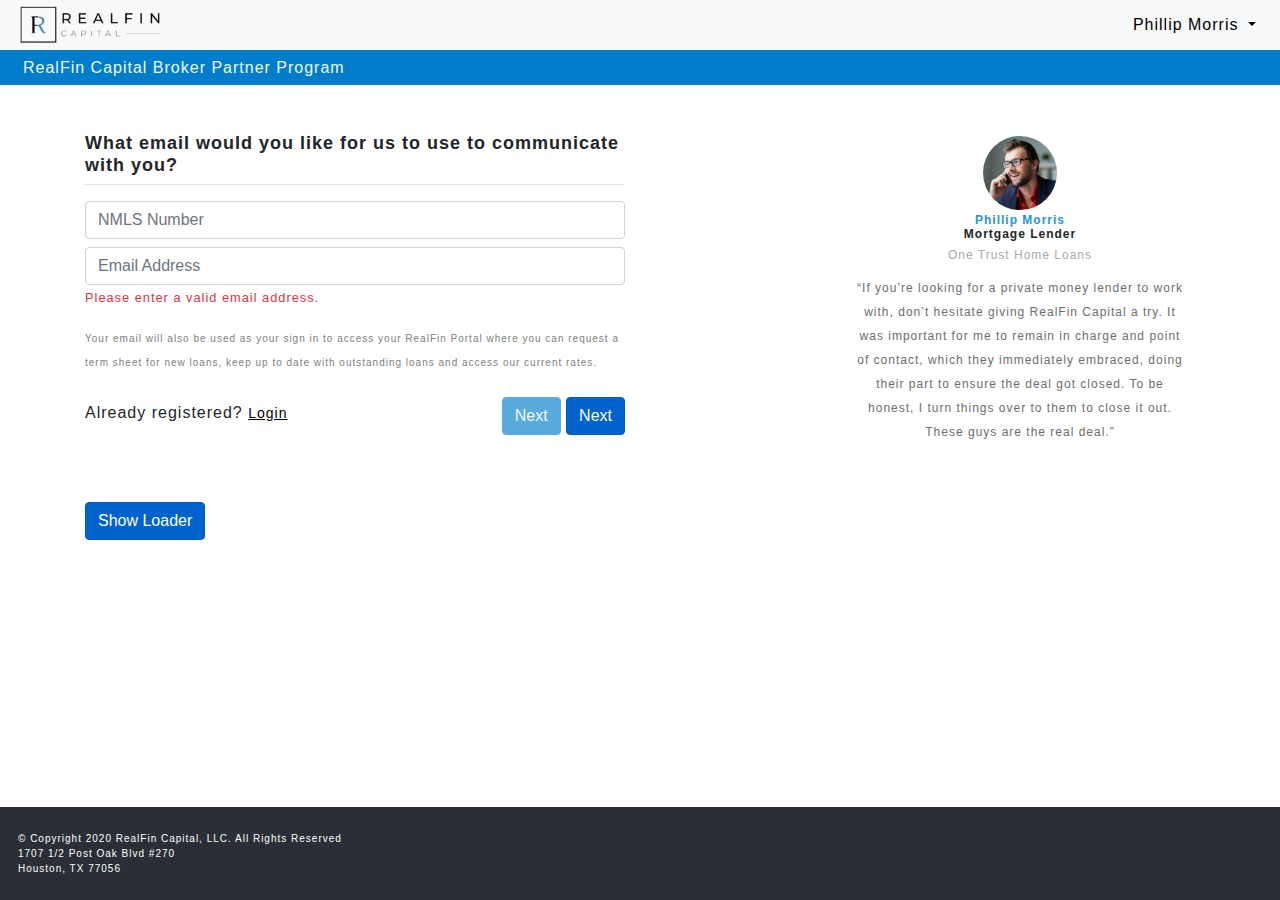
<file: index.html>
<!DOCTYPE html>
<html lang="en">
	<head>
		<meta charset="utf-8" />
		<meta
			name="viewport"
			content="width=device-width, initial-scale=1, shrink-to-fit=no"
		/>
		<meta name="description" content="" />
		<meta name="author" content="" />

		<title>RealFin Capital</title>
		<!-- DEFAULT FAVICON -->
		<link rel="icon" href="image/fav_icon.png" type="image/ico" />
		<link rel="shortcut icon" href="image/fav_icon.png" type="image/ico" />
		<link
			rel="icon"
			type="image/png"
			href="image/fav_icon.png"
			sizes="192x192"
		/>

		<!-- Bootstrap core CSS -->
		<link href="vendor/bootstrap/css/bootstrap.min.css" rel="stylesheet" />

		<!-- Custom styles for this template -->
		<link href="css/realfin.css" rel="stylesheet" />
	</head>

	<body>
		<!-- Navigation -->
		<div class="content_nav">
			<nav class="navbar navbar-expand-lg navbar-dark bg-light fixed-top">
				<a class="navbar-brand" href="index.html">
					<img src="image/logo.png" width="150" class="d-none d-lg-block d-sm-block" />
					<img src="image/fav_large.png" width="50" class="d-block d-lg-none d-sm-none" />
				</a>
					<button class="navbar-toggler" type="button" data-toggle="collapse" data-target="#navbarCollapse" aria-controls="navbarCollapse" aria-expanded="false" aria-label="Toggle navigation" style="background: #007dca">
	               <span class="navbar-toggler-icon"></span></button>
	            <div class="collapse navbar-collapse bg-light" id="navbarCollapse">
				<ul class="navbar-nav ml-auto">
					<li class="nav-item dropdown">
					<a class="nav-link dropdown-toggle" style="color:black" href="#" id="navbardrop" data-toggle="dropdown">
						Phillip Morris
					</a>
					<div class="dropdown-menu">
						<a class="dropdown-item" href="#">Profile</a>
						<a class="dropdown-item" href="#">Change Password</a>
						<a class="dropdown-item" href="#">Logout</a>
					</div>
					</li>
				</ul>
			</div>
			</nav>
			<div class="my_head">
				<span class="header_title">RealFin Capital Broker Partner Program</span>
			</div>
		</div>

		<!-- Page Content -->
		<div class="container">
			<!-- Heading Row -->
			<div
				class="row align-items-center my-5"
				style="display: -webkit-inline-box"
			>
				<!-- /.col-lg-8 -->
				<div class="col-lg-6">
					<h1 class="bold_text">
						<b
							>What email would you like for us to use to
							communicate with you?</b
						>
					</h1>
					<hr class="mt-2" />
					<div class="input_container">
						<div class="form_group">
							<!-- <input
                type="text"
                name="nmls_number"
                class="form_control col-lg-12"
                placeholder="NMLS Number"
              /> -->
							<input
								type="text"
								name="nmls_number"
								class="form-control"
								placeholder="NMLS Number"
							/>
						</div>
						<div class="form_group mt-2">
							<!-- <input
                type="text"
                name="email_id"
                class="form_control col-lg-12"
                placeholder="Email Address"
              /> -->
							<input
								type="text"
								name="email_id"
								class="form-control"
								placeholder="Email Address"
							/>
							<small class="text-danger">
								Please enter a valid email address.
							</small>
						</div>
					</div>
					<div class="input_content mt-3">
						<span>
							Your email will also be used as your sign in to
							access your RealFin Portal where you can request a
							term sheet for new loans, keep up to date with
							outstanding loans and access our current rates.
						</span>
					</div>
					<div class="row mt-4">
						<div class="col-lg-6 col-6 mt-1">
							<!-- <a
                href="#"
                style="
                  text-decoration-line: underline;
                  font-size: 14px;
                  color: black;
                "
                >Go Back</a
              > -->
							<span>Already registered? </span>
							<a href="#" class="go_back_text">Login</a>
						</div>
						<div class="col-lg-6 col-6 text-right">
							<button
								class="btn btn-primary next_btn"
								onclick="location.href = 'page_01.html';"
								type="button"
							>
								Next
							</button>
							<button
								class="btn btn-primary next_btn active"
								onclick="location.href = 'page_01.html';"
								type="button"
							>
								Next
							</button>
						</div>
					</div>
				</div>
				<div class="col-lg-2"></div>
				<!-- /.col-md-4 -->
				<div class="col-lg-4">
					<div class="testimonial-item">
						<img
							src="image/customer2.jpg"
							alt="Client Testimonoal"
							class="testimonial-image"
						/>
						<div class="testimonial-text">
							<h3 style="color: #2b93d3">Phillip Morris</h3>
							<h3>Mortgage Lender</h3>
							<span>One Trust Home Loans</span>
							<p>
								“If you’re looking for a private money lender to
								work with, don’t hesitate giving RealFin Capital
								a try. It was important for me to remain in
								charge and point of contact, which they
								immediately embraced, doing their part to ensure
								the deal got closed. To be honest, I turn things
								over to them to close it out. These guys are the
								real deal.”
							</p>
						</div>
					</div>
				</div>
			</div>
			<!-- /.row -->
			<div class="row">
		   <div class="col-lg-6 col-6">
				<button
					class="btn btn-primary next_btn active"
					onclick="showloader()"
					type="button"
				>
					Show Loader
				</button>
			</div>
		</div>
		</div>
		<!-- /.container -->

		<!-- Footer -->
		<footer class="py-4 fixed-bottom" style="background: #292f35">
			<div
				style="
					display: flex;
					flex-direction: column;
					font-size: 10px;
					margin-left: 18px;
				"
			>
				<span class="text-left text-white"
					>© Copyright 2020 RealFin Capital, LLC. All Rights
					Reserved</span
				>
				<span class="text-left text-white"
					>1707 1/2 Post Oak Blvd #270</span
				>
				<span class="text-left text-white">Houston, TX 77056</span>
			</div>
			<!-- /.container -->
		</footer>
		<!-- Bootstrap core JavaScript -->
		<script src="js/realfin.js"></script>
		<script src="vendor/jquery/jquery.min.js"></script>
		<script>
						//showRefresh()

		 function showloader(){
			showRefresh()
			setTimeout(()=>hideRefresh(),3000)
			
		 }
		 function hideloader(){
			 hideRefresh()
		 }
		</script>
		<script src="vendor/bootstrap/js/bootstrap.bundle.min.js"></script>
	</body>
</html>
</file>
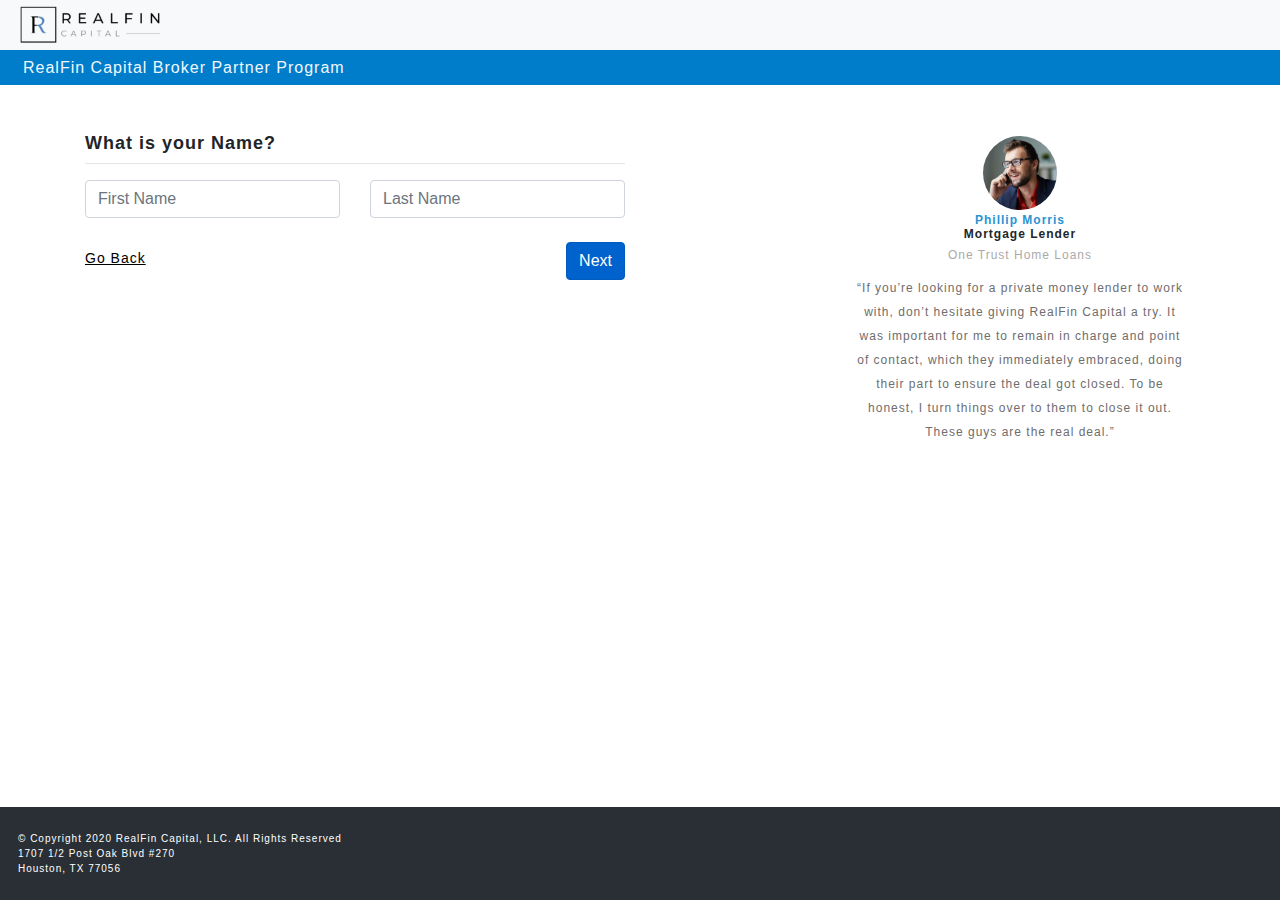
<file: page_01.html>
<!DOCTYPE html>
<html lang="en">
	<head>
		<meta charset="utf-8" />
		<meta
			name="viewport"
			content="width=device-width, initial-scale=1, shrink-to-fit=no"
		/>
		<meta name="description" content="" />
		<meta name="author" content="" />

		<title>RealFin Capital</title>
		<!-- DEFAULT FAVICON -->
		<link rel="icon" href="image/fav_icon.png" type="image/ico" />
		<link rel="shortcut icon" href="image/fav_icon.png" type="image/ico" />
		<link
			rel="icon"
			type="image/png"
			href="image/fav_icon.png"
			sizes="192x192"
		/>

		<!-- Bootstrap core CSS -->
		<link href="vendor/bootstrap/css/bootstrap.min.css" rel="stylesheet" />

		<!-- Custom styles for this template -->
		<link href="css/realfin.css" rel="stylesheet" />
	</head>

	<body>
		<!-- Navigation -->
		<div class="content_nav">
			<nav class="navbar navbar-expand-lg navbar-dark bg-light fixed-top">
				<a class="navbar-brand" href="index.html">
					<img src="image/logo.png" width="150" />
				</a>
			</nav>
			<div class="my_head">
				<span class="header_title"
					>RealFin Capital Broker Partner Program</span
				>
			</div>
		</div>

		<!-- Page Content -->
		<div class="container">
			<!-- Heading Row -->
			<div
				class="row align-items-center my-5"
				style="display: -webkit-inline-box"
			>
				<!-- /.col-lg-8 -->
				<div class="col-lg-6">
					<h1 class="bold_text"><b>What is your Name?</b></h1>
					<hr class="mt-2" />
					<div class="input_container row">
						<div class="form_group col-lg-6 col-12 col-sm-6">
							<!-- <input
                type="text"
                name="firstname"
                class="form_control col-lg-12"
                placeholder="First Name"
              /> -->
							<input
								type="text"
								name="firstname"
								class="form-control"
								placeholder="First Name"
							/>
						</div>
						<div
							class="form_group col-lg-6 col-12 col-sm-6"
							id="lastname_box"
						>
							<!-- <input
                type="text"
                name="lastname"
                class="form_control col-lg-12"
                placeholder="Last Name"
              /> -->
							<input
								type="text"
								name="lastname"
								class="form-control"
								placeholder="Last Name"
							/>
						</div>
					</div>
					<div class="row mt-4">
						<div class="col-lg-6 col-6 mt-1">
							<a href="index.html" class="go_back_text"
								>Go Back</a
							>
						</div>
						<div class="col-lg-6 col-6 text-right">
							<button
								class="btn btn-primary next_btn active"
								onclick="location.href = 'page_02.html';"
							>
								Next
							</button>
						</div>
					</div>
				</div>
				<div class="col-lg-2"></div>
				<!-- /.col-md-4 -->
				<div class="col-lg-4">
					<div class="testimonial-item">
						<img
							src="image/customer2.jpg"
							alt="Client Testimonoal"
							class="testimonial-image"
						/>
						<div class="testimonial-text">
							<h3>Phillip Morris</h3>
							<h3>Mortgage Lender</h3>
							<span>One Trust Home Loans</span>
							<p>
								“If you’re looking for a private money lender to
								work with, don’t hesitate giving RealFin Capital
								a try. It was important for me to remain in
								charge and point of contact, which they
								immediately embraced, doing their part to ensure
								the deal got closed. To be honest, I turn things
								over to them to close it out. These guys are the
								real deal.”
							</p>
						</div>
					</div>
				</div>
			</div>
			<!-- /.row -->
		</div>
		<!-- /.container -->

		<!-- Footer -->
		<footer class="py-4 fixed-bottom" style="background: #292f35">
			<div
				style="
					display: flex;
					flex-direction: column;
					font-size: 10px;
					margin-left: 18px;
				"
			>
				<span class="text-left text-white"
					>© Copyright 2020 RealFin Capital, LLC. All Rights
					Reserved</span
				>
				<span class="text-left text-white"
					>1707 1/2 Post Oak Blvd #270</span
				>
				<span class="text-left text-white">Houston, TX 77056</span>
			</div>
			<!-- /.container -->
		</footer>

		<!-- Bootstrap core JavaScript -->
		<script src="vendor/jquery/jquery.min.js"></script>
		<script src="vendor/bootstrap/js/bootstrap.bundle.min.js"></script>
	</body>
</html>
</file>
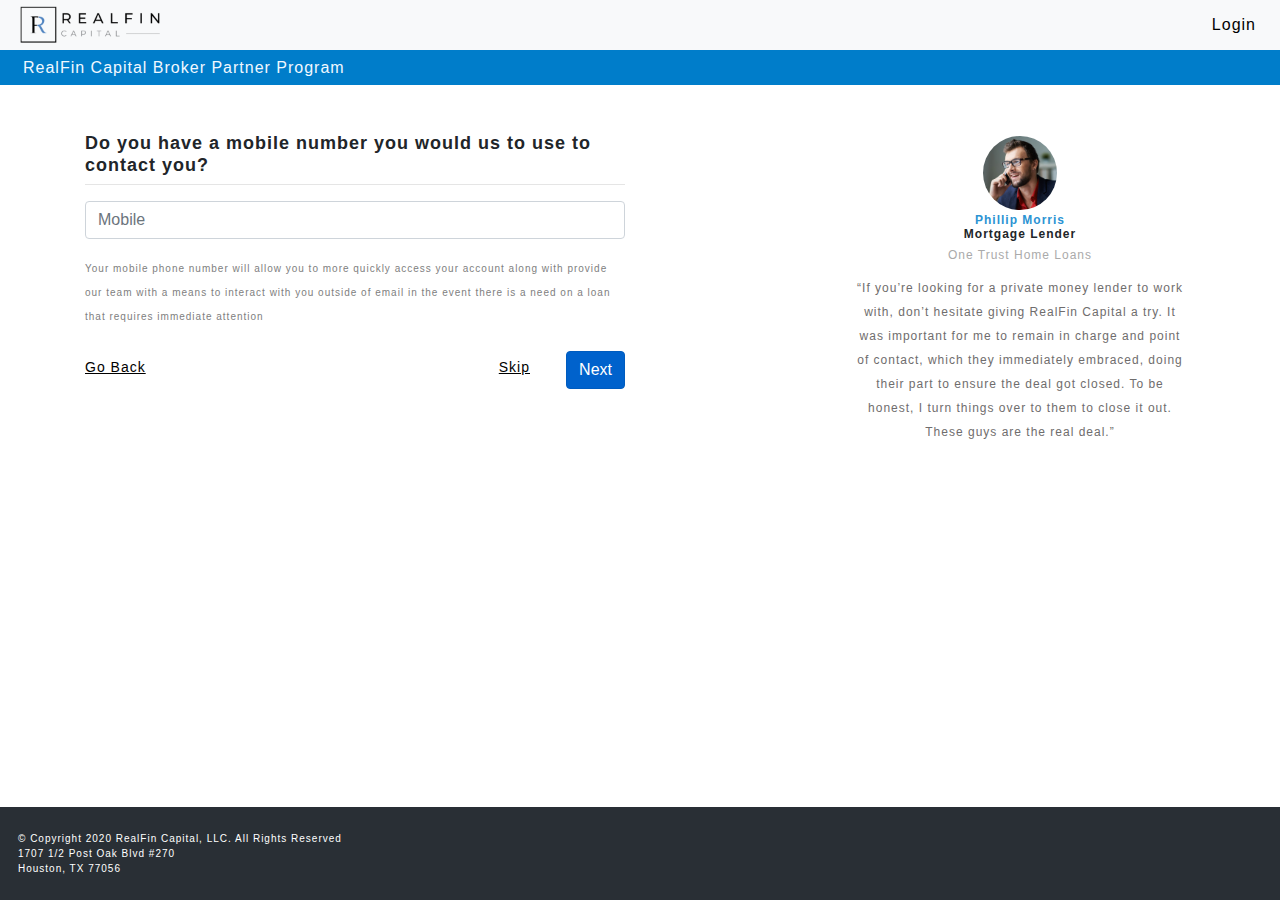
<file: page_02.html>
<!DOCTYPE html>
<html lang="en">
	<head>
		<meta charset="utf-8" />
		<meta
			name="viewport"
			content="width=device-width, initial-scale=1, shrink-to-fit=no"
		/>
		<meta name="description" content="" />
		<meta name="author" content="" />

		<title>RealFin Capital</title>
		<!-- DEFAULT FAVICON -->
		<link rel="icon" href="image/fav_icon.png" type="image/ico" />
		<link rel="shortcut icon" href="image/fav_icon.png" type="image/ico" />
		<link
			rel="icon"
			type="image/png"
			href="image/fav_icon.png"
			sizes="192x192"
		/>

		<!-- Bootstrap core CSS -->
		<link href="vendor/bootstrap/css/bootstrap.min.css" rel="stylesheet" />

		<!-- Custom styles for this template -->
		<link href="css/realfin.css" rel="stylesheet" />
	</head>

	<body>
		<!-- Navigation -->
		<div class="content_nav">
			<nav class="navbar navbar-expand-lg navbar-dark bg-light fixed-top">
				<a class="navbar-brand" href="index.html">
					<img src="image/logo.png" width="150" />
				</a>
				<div class="collapse navbar-collapse" id="navbarResponsive">
					<ul class="navbar-nav ml-auto">
						<li class="nav-item">
							<a class="nav-link" style="color: black" href="#"
								>Login</a
							>
						</li>
					</ul>
				</div>
			</nav>
			<div class="my_head">
				<span class="header_title"
					>RealFin Capital Broker Partner Program</span
				>
			</div>
		</div>

		<!-- Page Content -->
		<div class="container">
			<!-- Heading Row -->
			<div
				class="row align-items-center my-5"
				style="display: -webkit-inline-box"
			>
				<!-- /.col-lg-8 -->
				<div class="col-lg-6">
					<h1 class="bold_text">
						<b
							>Do you have a mobile number you would us to use to
							contact you?</b
						>
					</h1>
					<hr class="mt-2" />
					<div class="input_container row">
						<div class="form_group col-lg-12">
							<!-- <input
                type="text"
                name="mobile"
                class="form_control col-lg-12"
                placeholder="Mobile"
              /> -->
							<input
								type="text"
								name="mobile"
								class="form-control"
								placeholder="Mobile"
							/>
						</div>
					</div>
					<div class="input_content mt-3">
						<span>
							Your mobile phone number will allow you to more
							quickly access your account along with provide our
							team with a means to interact with you outside of
							email in the event there is a need on a loan that
							requires immediate attention
						</span>
					</div>
					<div class="row mt-4">
						<div class="col-lg-6 col-6 mt-1">
							<a href="page_01.html" class="go_back_text"
								>Go Back</a
							>
						</div>
						<div class="col-lg-4 col-4 text-right mt-1">
							<a href="page_03.html" class="go_back_text">Skip</a>
						</div>
						<div class="col-lg-2 col-2 text-right">
							<button
								class="btn btn-primary next_btn active"
								onclick="location.href = 'page_03.html';"
							>
								Next
							</button>
						</div>
					</div>
				</div>
				<div class="col-lg-2"></div>
				<!-- /.col-md-4 -->
				<div class="col-lg-4">
					<div class="testimonial-item">
						<img
							src="image/customer2.jpg"
							alt="Client Testimonoal"
							class="testimonial-image"
						/>
						<div class="testimonial-text">
							<h3>Phillip Morris</h3>
							<h3>Mortgage Lender</h3>
							<span>One Trust Home Loans</span>
							<p>
								“If you’re looking for a private money lender to
								work with, don’t hesitate giving RealFin Capital
								a try. It was important for me to remain in
								charge and point of contact, which they
								immediately embraced, doing their part to ensure
								the deal got closed. To be honest, I turn things
								over to them to close it out. These guys are the
								real deal.”
							</p>
						</div>
					</div>
				</div>
			</div>
			<!-- /.row -->
		</div>
		<!-- /.container -->

		<!-- Footer -->
		<footer class="py-4 fixed-bottom" style="background: #292f35">
			<div
				style="
					display: flex;
					flex-direction: column;
					font-size: 10px;
					margin-left: 18px;
				"
			>
				<span class="text-left text-white"
					>© Copyright 2020 RealFin Capital, LLC. All Rights
					Reserved</span
				>
				<span class="text-left text-white"
					>1707 1/2 Post Oak Blvd #270</span
				>
				<span class="text-left text-white">Houston, TX 77056</span>
			</div>
			<!-- /.container -->
		</footer>

		<!-- Bootstrap core JavaScript -->
		<script src="vendor/jquery/jquery.min.js"></script>
		<script src="vendor/bootstrap/js/bootstrap.bundle.min.js"></script>
	</body>
</html>
</file>
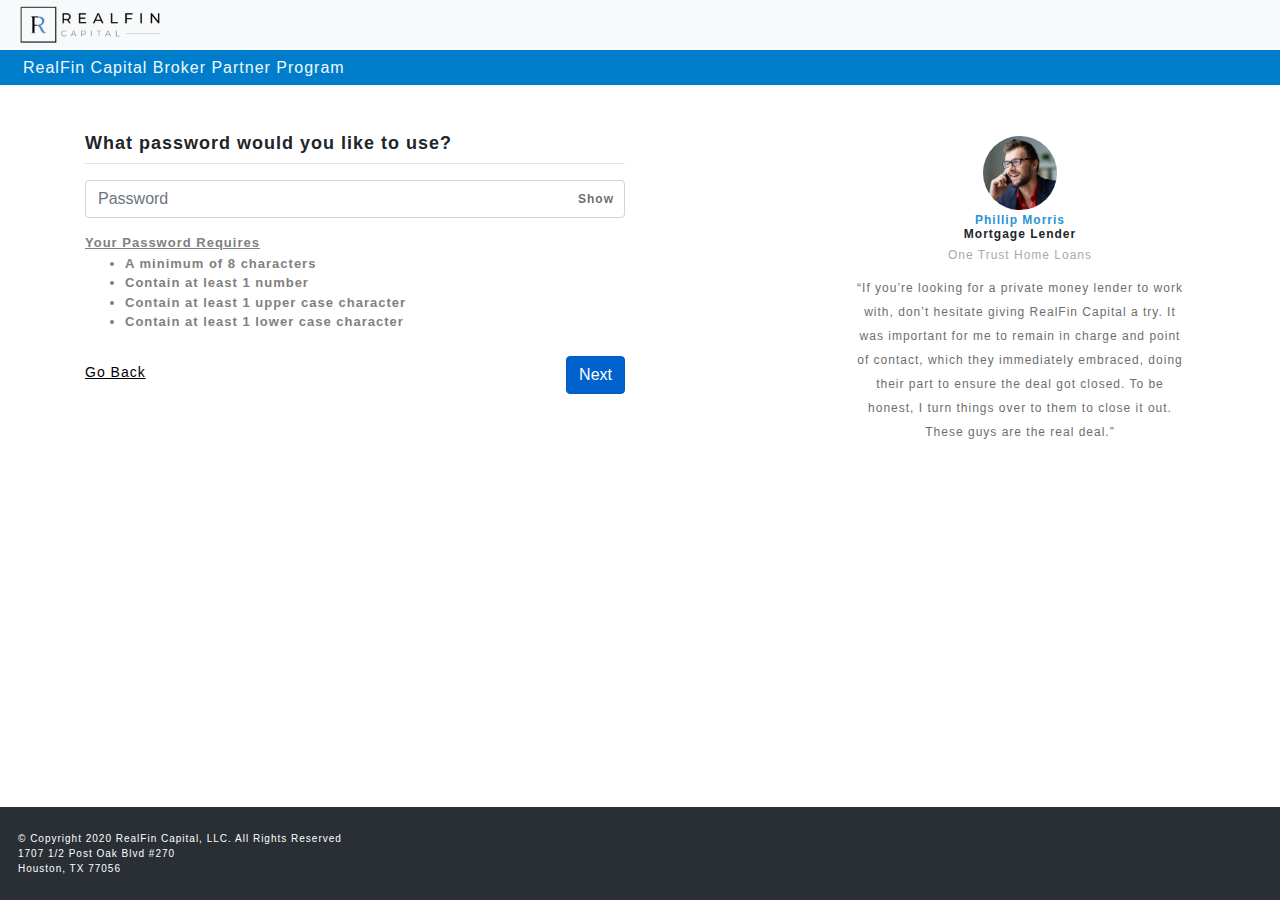
<file: page_03.html>
<!DOCTYPE html>
<html lang="en">
	<head>
		<meta charset="utf-8" />
		<meta
			name="viewport"
			content="width=device-width, initial-scale=1, shrink-to-fit=no"
		/>
		<meta name="description" content="" />
		<meta name="author" content="" />

		<title>RealFin Capital</title>
		<!-- DEFAULT FAVICON -->
		<link rel="icon" href="image/fav_icon.png" type="image/ico" />
		<link rel="shortcut icon" href="image/fav_icon.png" type="image/ico" />
		<link
			rel="icon"
			type="image/png"
			href="image/fav_icon.png"
			sizes="192x192"
		/>

		<!-- Bootstrap core CSS -->
		<link href="vendor/bootstrap/css/bootstrap.min.css" rel="stylesheet" />

		<!-- Custom styles for this template -->
		<link href="css/realfin.css" rel="stylesheet" />
	</head>

	<body>
		<!-- Navigation -->
		<div class="content_nav">
			<nav class="navbar navbar-expand-lg navbar-dark bg-light fixed-top">
				<a class="navbar-brand" href="index.html">
					<img src="image/logo.png" width="150" />
				</a>
			</nav>
			<div class="my_head">
				<span class="header_title"
					>RealFin Capital Broker Partner Program</span
				>
			</div>
		</div>

		<!-- Page Content -->
		<div class="container">
			<!-- Heading Row -->
			<div
				class="row align-items-center my-5"
				style="display: -webkit-inline-box"
			>
				<!-- /.col-lg-8 -->
				<div class="col-lg-6">
					<h1 class="bold_text">
						<b>What password would you like to use?</b>
					</h1>
					<hr class="mt-2" />
					<div class="input_container row">
						<div class="form_group col-lg-12">
							<label data-domain="Show">
								<!-- <input class="form_control col-lg-12" type="password" name="password" placeholder="Password" /> -->
								<input
									type="password"
									name="password"
									class="form-control"
									placeholder="Password"
								/>
							</label>
						</div>
					</div>
					<div class="input_content mt-1">
						<div>
							<span
								style="
									text-decoration-line: underline;
									font-size: 13px;
									font-weight: bold;
								"
								>Your Password Requires</span
							>
							<ul>
								<li>A minimum of 8 characters</li>
								<li>Contain at least 1 number</li>
								<li>Contain at least 1 upper case character</li>
								<li>Contain at least 1 lower case character</li>
							</ul>
						</div>
					</div>
					<div class="row mt-4">
						<div class="col-lg-6 col-6 mt-1">
							<a href="page_02.html" class="go_back_text"
								>Go Back</a
							>
						</div>
						<div class="col-lg-6 col-6 text-right">
							<button
								class="btn btn-primary next_btn active"
								onclick="location.href = 'calculation.html';"
							>
								Next
							</button>
						</div>
					</div>
				</div>
				<div class="col-lg-2"></div>
				<!-- /.col-md-4 -->
				<div class="col-lg-4">
					<div class="testimonial-item">
						<img
							src="image/customer2.jpg"
							alt="Client Testimonoal"
							class="testimonial-image"
						/>
						<div class="testimonial-text">
							<h3>Phillip Morris</h3>
							<h3>Mortgage Lender</h3>
							<span>One Trust Home Loans</span>
							<p>
								“If you’re looking for a private money lender to
								work with, don’t hesitate giving RealFin Capital
								a try. It was important for me to remain in
								charge and point of contact, which they
								immediately embraced, doing their part to ensure
								the deal got closed. To be honest, I turn things
								over to them to close it out. These guys are the
								real deal.”
							</p>
						</div>
					</div>
				</div>
			</div>
			<!-- /.row -->
		</div>
		<!-- /.container -->

		<!-- Footer -->
		<footer class="py-4 fixed-bottom" style="background: #292f35">
			<div
				style="
					display: flex;
					flex-direction: column;
					font-size: 10px;
					margin-left: 18px;
				"
			>
				<span class="text-left text-white"
					>© Copyright 2020 RealFin Capital, LLC. All Rights
					Reserved</span
				>
				<span class="text-left text-white"
					>1707 1/2 Post Oak Blvd #270</span
				>
				<span class="text-left text-white">Houston, TX 77056</span>
			</div>
			<!-- /.container -->
		</footer>

		<!-- Bootstrap core JavaScript -->
		<script src="vendor/jquery/jquery.min.js"></script>
		<script src="vendor/bootstrap/js/bootstrap.bundle.min.js"></script>
	</body>
</html>
</file>
<file: css/realfin.css>
/*!
 * Start Bootstrap - Small Business (https://startbootstrap.com/template/small-business)
 * Copyright 2013-2020 Start Bootstrap
 * Licensed under MIT (https://github.com/StartBootstrap/startbootstrap-small-business/blob/master/LICENSE)
 */
/* body {
  padding-top: 56px;
} */
body {
	padding-top: 46px;
	padding-bottom: 50px;
	letter-spacing: 1px;
}
.navbar {
	padding: 0 1rem;
}
.navbar-brand {
	padding-top: unset;
	padding-bottom: unset;
}
.header_nav {
	background: #007dca;
}
.header_title_text {
	font-size: 16px;
}
.bold_text {
	font-size: 18px;
	font-weight: bold;
}
.custom_row {
	display: flex;
	-ms-flex-wrap: wrap;
	flex-wrap: wrap;
}
.border {
	border-width: 5px;
	border-color: black;
}
.left-border {
	box-shadow: 4px 1px 20px #ddd;
	border: 1px solid #ddd;
}
.font_bold {
	font-weight: 600;
}
.custom_btn {
	padding-left: 21px;
	padding-bottom: 3px;
	padding-top: 3px;
	padding-right: 21px;
	margin: 5px;
	border-radius: 15px;
	border: 1px solid #ddd;
	font-size: 14px;
}
.yes_no_btn {
	background: #ffffff;
	color: #000000;
	cursor: pointer;
}
.yes_no_btn.active {
	background: #007dca;
	color: #fff;
}
.yes_no_btn:hover {
	background: #49a9e4;
	color: #fff;
	box-shadow: 1px 2px 3px #49a9e4;
}
.table {
	text-align: center;
}
.text_line {
	text-decoration-line: line-through;
}
.custom_font {
	font-size: 15px;
}
.custom_font.custom_right_label {
	font-weight: 500 !important;
	color: #aaa !important;
	white-space: nowrap;
}
.custom_font.custom_right_label_value {
	font-weight: 700 !important;
	color: #616161 !important;
}
.custom_font.custom_right_label.error_display,
.custom_font.custom_right_label_value.error_display {
	color: #dc3545 !important;
}
.icon_font {
	font-size: 20px;
	color: #6bc455;
}
.my_head {
	background-color: #007dca;
	display: flex;
	padding: 5px;
	align-items: center;
}
.header_title {
	margin-left: 18px;
	color: aliceblue;
	margin-top: 5px;
}
.input_content span {
	font-size: 10px;
	color: gray;
}
.next_btn {
	background: #007dca;
	color: aliceblue;
	opacity: 0.65;
	pointer-events: none;
	cursor: default;
}
.next_btn.active {
	opacity: unset;
	pointer-events: unset;
	cursor: pointer;
}
.testimonial-item .testimonial-text p {
	font-weight: 400;
	padding: 10px 10px 10px 10px;
	margin: 0;
	line-height: 24px;
	color: #6f6d6d;
}
.testimonial-item .testimonial-text h3,
.testimonial-item .testimonial-text span,
.testimonial-item .testimonial-text p {
	font-size: 12px;
}
.testimonial-item .testimonial-text h3 {
	font-weight: 600;
	margin-bottom: unset !important;
}
.testimonial-item .testimonial-text h3:first-child {
	color: #2b93d3;
}
.testimonial-item .testimonial-text h3:last-child {
	color: #000000;
}
.testimonial-item .testimonial-text span {
	color: #aaa;
}
.testimonial-image {
	width: 80px;
	border: 3px solid #fff;
	height: 80px;
	border-radius: 50%;
}
.testimonial-item {
	text-align: center;
}
@media (max-width: 480px) {
	#lastname_box {
		margin-top: 20px;
	}
}
.content_nav {
	display: flex;
	flex-direction: column;
}
label,
input {
	position: relative;
	display: block;
	width: 100%;
	box-sizing: border-box;
}

label::after {
	content: attr(data-domain);
	position: absolute;
	top: 0px;
	right: 1px;
	font-family: arial, helvetica, sans-serif;
	font-size: 12px;
	display: block;
	color: rgba(0, 0, 0, 0.6);
	font-weight: bold;
	cursor: pointer;
	padding: 10px 10px;
}
.input_content ul li {
	font-size: 13px;
	color: gray;
	font-weight: bold;
}
.left_content {
	padding: 15px;
}
.go_back_text {
	text-decoration-line: underline;
	font-size: 14px;
	color: #000000;
}
.go_back_text:hover {
	color: inherit;
}
.dropdown-item{
	font-size: 13px;
}
/* Absolute Center Spinner */
.loading {
	position: fixed;
	z-index: 999;
	overflow: show;
	margin: auto;
	top: 0;
	left: 0;
	bottom: 0;
	right: 0;
	width: 50px;
	height: 50px;
	display: none;
  }
  
  /* Transparent Overlay */
  .loading:before {
	content: '';
	display: block;
	position: fixed;
	top: 0;
	left: 0;
	width: 100%;
	height: 100%;
	background-color: rgba(255,255,255,0.5);
  }
  
  /* :not(:required) hides these rules from IE9 and below */
  .loading:not(:required) {
	/* hide "loading..." text */
	font: 0/0 a;
	color: transparent;
	text-shadow: none;
	background-color: transparent;
	border: 0;
	z-index: 9999;
  }
  
  .loading:not(:required):after {
	content: '';
	display: block;
	font-size: 10px;
	width: 50px;
	height: 50px;
	margin-top: -0.5em;
  
	border: 15px solid rgba(33, 150, 243, 1.0);
	border-radius: 100%;
	border-bottom-color: transparent;
	-webkit-animation: spinner 1s linear 0s infinite;
	animation: spinner 1s linear 0s infinite;
  
  
  }
  
  /* Animation */
  
  @-webkit-keyframes spinner {
	0% {
	  -webkit-transform: rotate(0deg);
	  -moz-transform: rotate(0deg);
	  -ms-transform: rotate(0deg);
	  -o-transform: rotate(0deg);
	  transform: rotate(0deg);
	}
	100% {
	  -webkit-transform: rotate(360deg);
	  -moz-transform: rotate(360deg);
	  -ms-transform: rotate(360deg);
	  -o-transform: rotate(360deg);
	  transform: rotate(360deg);
	}
  }
  @-moz-keyframes spinner {
	0% {
	  -webkit-transform: rotate(0deg);
	  -moz-transform: rotate(0deg);
	  -ms-transform: rotate(0deg);
	  -o-transform: rotate(0deg);
	  transform: rotate(0deg);
	}
	100% {
	  -webkit-transform: rotate(360deg);
	  -moz-transform: rotate(360deg);
	  -ms-transform: rotate(360deg);
	  -o-transform: rotate(360deg);
	  transform: rotate(360deg);
	}
  }
  @-o-keyframes spinner {
	0% {
	  -webkit-transform: rotate(0deg);
	  -moz-transform: rotate(0deg);
	  -ms-transform: rotate(0deg);
	  -o-transform: rotate(0deg);
	  transform: rotate(0deg);
	}
	100% {
	  -webkit-transform: rotate(360deg);
	  -moz-transform: rotate(360deg);
	  -ms-transform: rotate(360deg);
	  -o-transform: rotate(360deg);
	  transform: rotate(360deg);
	}
  }
  @keyframes spinner {
	0% {
	  -webkit-transform: rotate(0deg);
	  -moz-transform: rotate(0deg);
	  -ms-transform: rotate(0deg);
	  -o-transform: rotate(0deg);
	  transform: rotate(0deg);
	}
	100% {
	  -webkit-transform: rotate(360deg);
	  -moz-transform: rotate(360deg);
	  -ms-transform: rotate(360deg);
	  -o-transform: rotate(360deg);
	  transform: rotate(360deg);
	}
  }

  @media (max-width: 992px) {
    .navbar-collapse {
        position: absolute;
        top: 54px;
        left: 100%;
        padding-left: 15px;
        padding-right: 15px;
        padding-bottom: 15px;
        width: 100%;
        transition: all 0.4s ease;
        display: block;
    }
    .navbar-collapse.collapsing {
        height: auto !important;
        margin-left: 50%;
        left: 50%;
        transition: all 0.2s ease;
    }
    .navbar-collapse.show {
        left: 0;
    }
}
</file>
